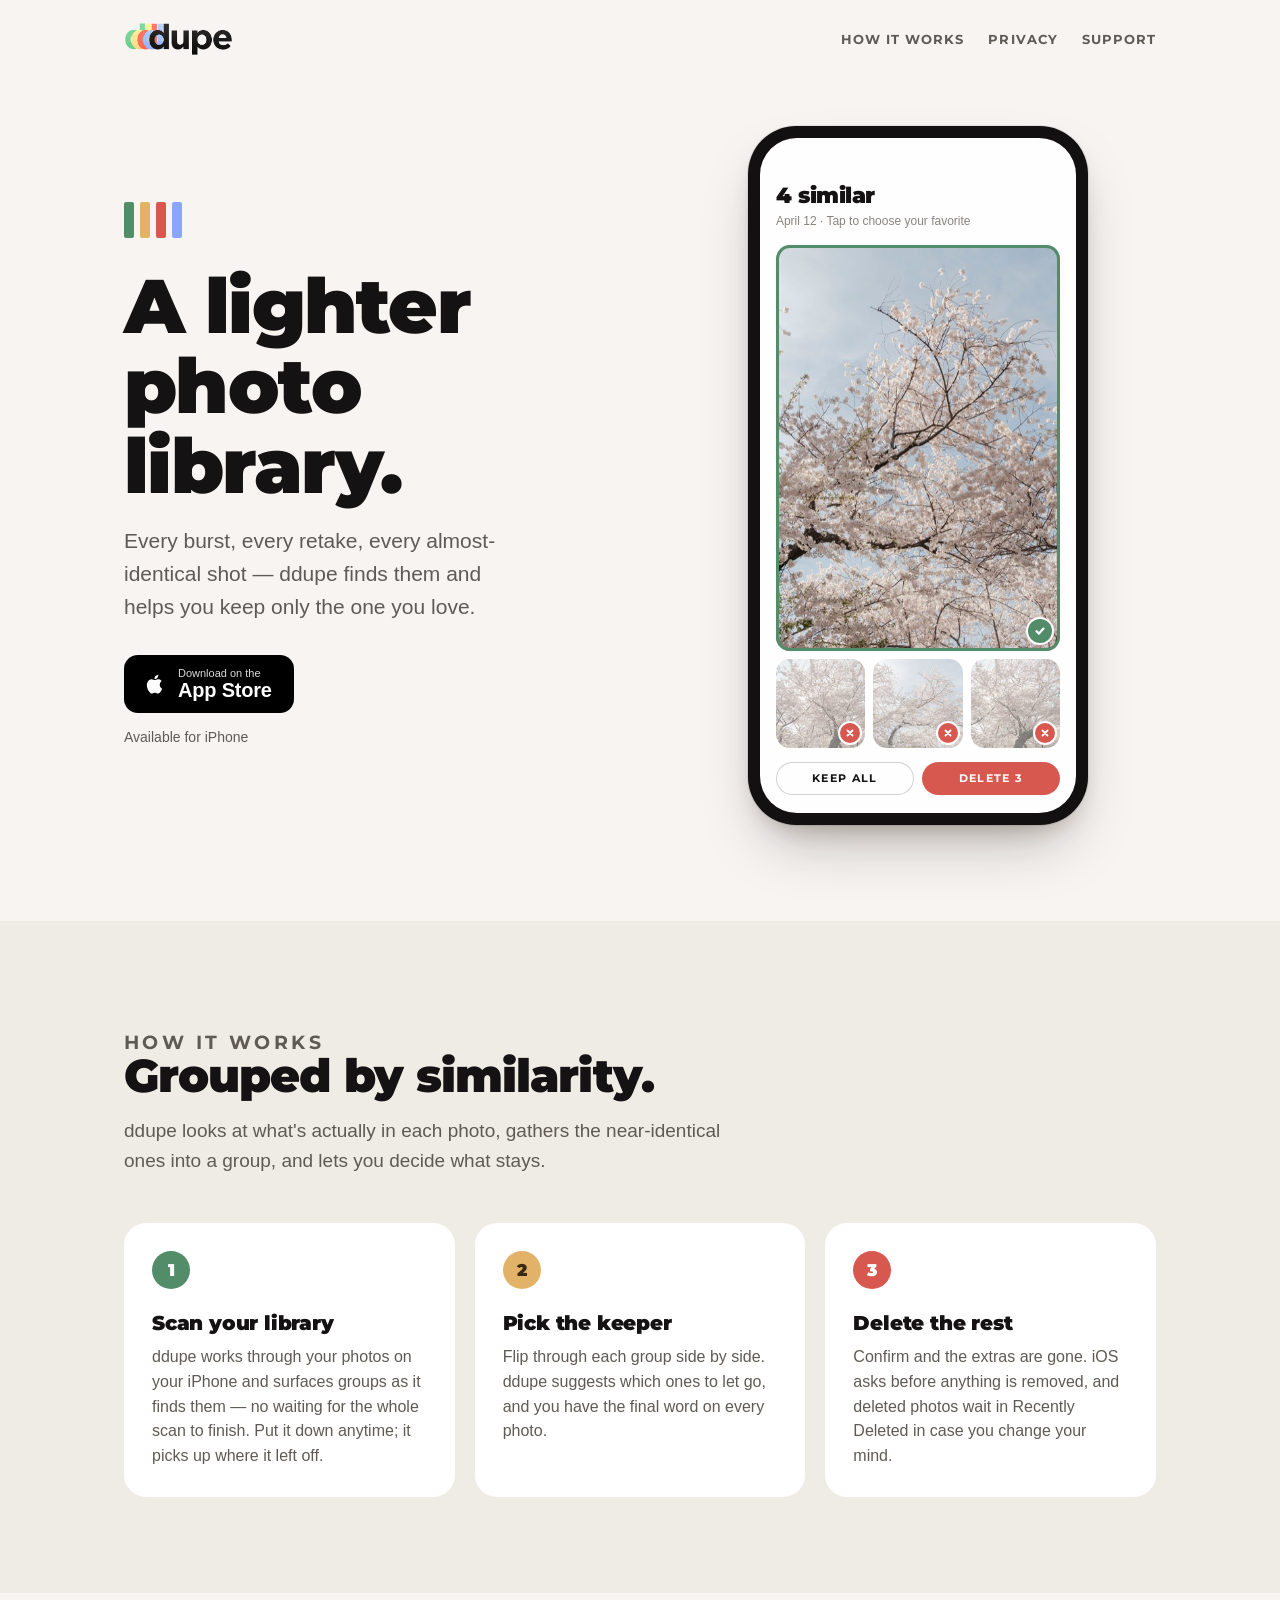
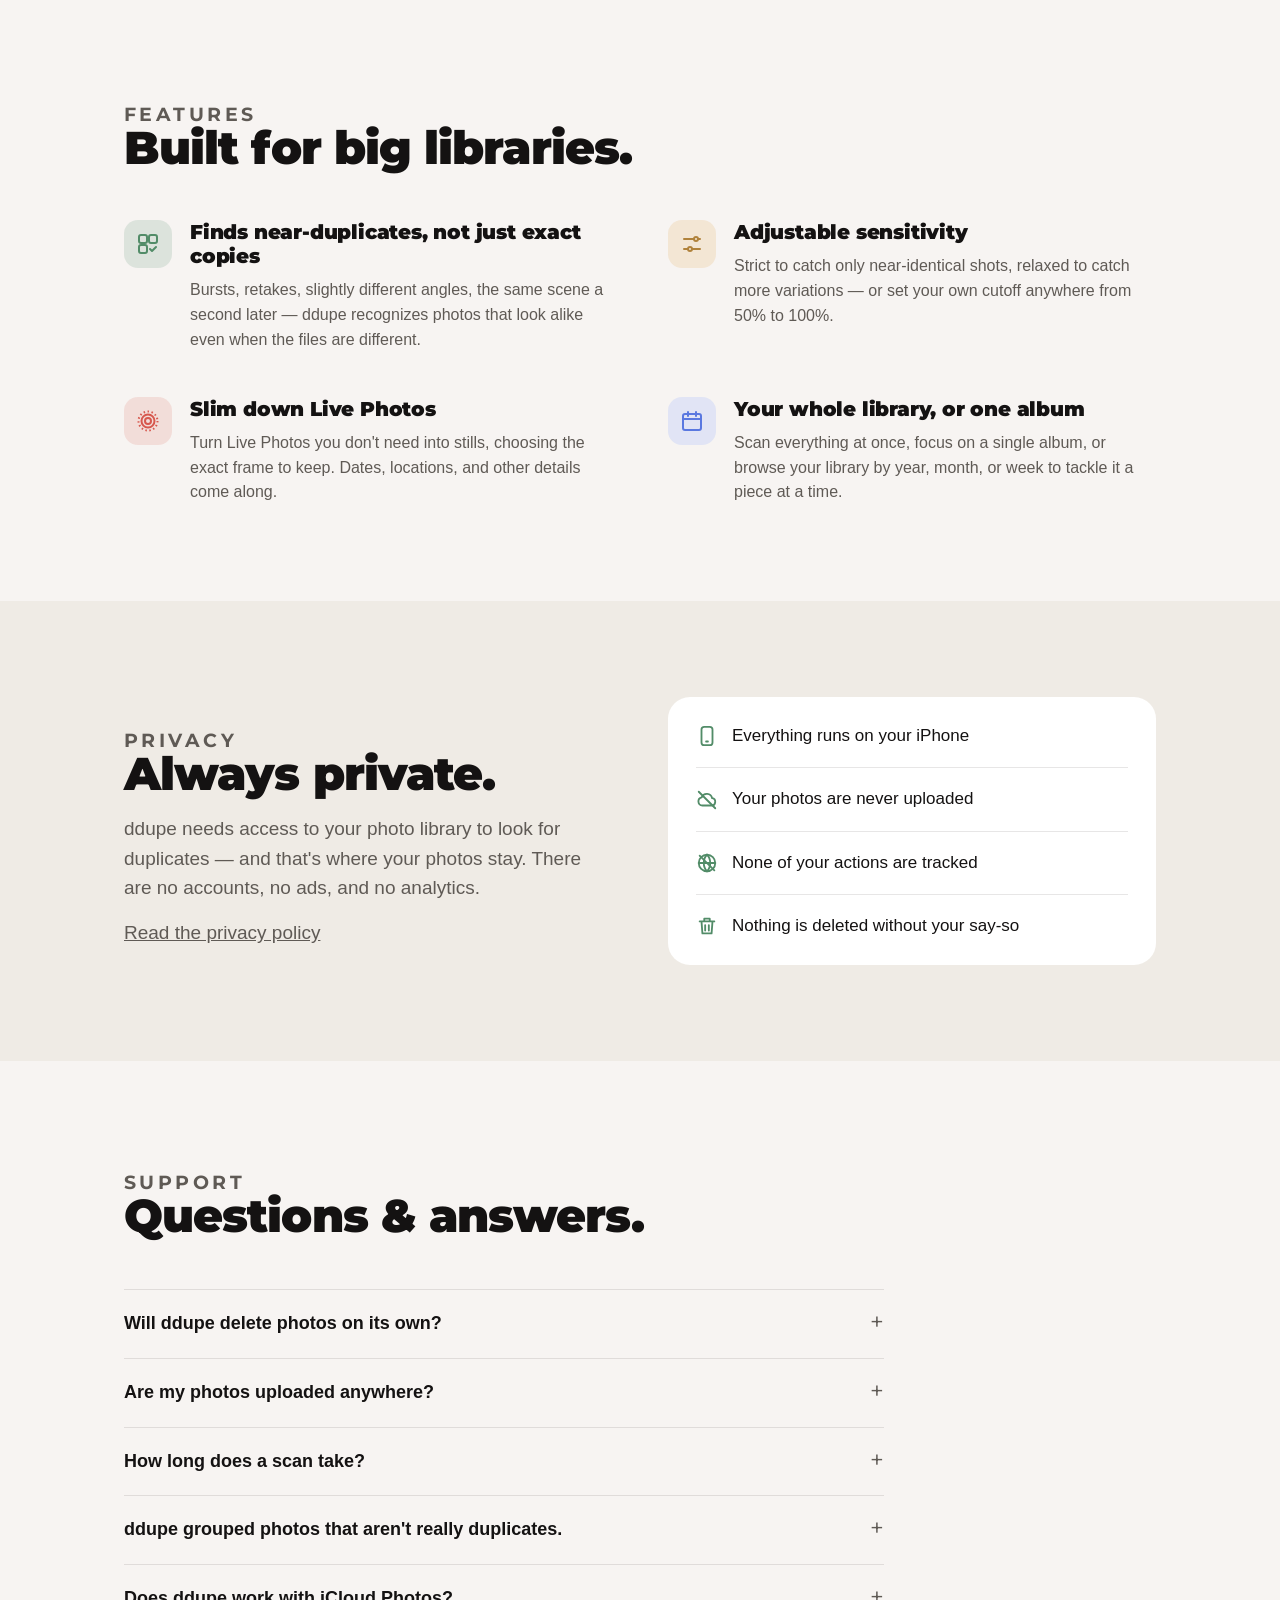
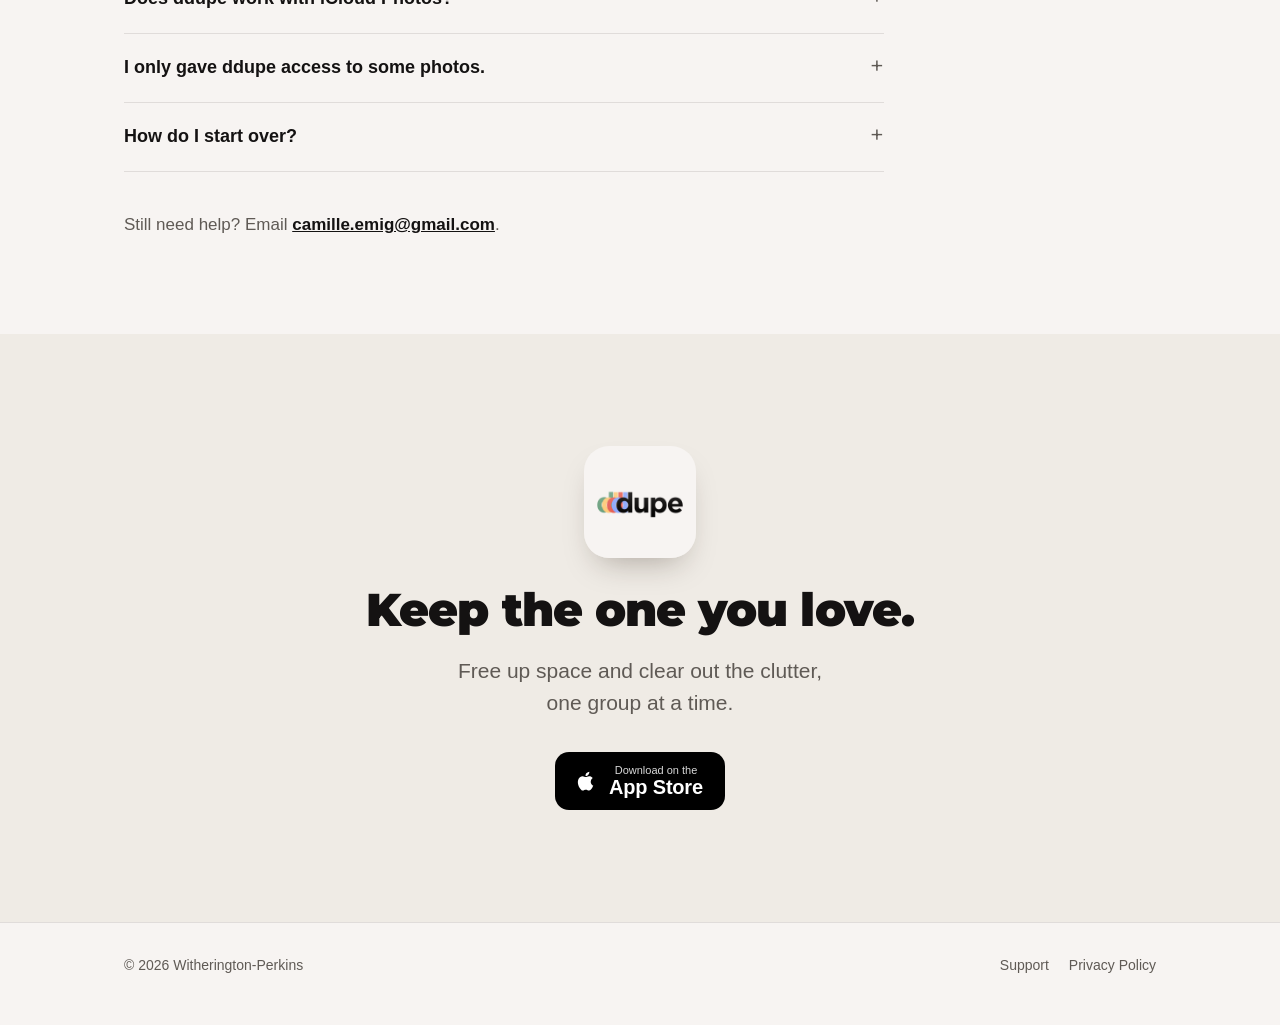
<file: index.html>
<!DOCTYPE html>
<html lang="en">
<head>
  <meta charset="utf-8">
  <meta name="viewport" content="width=device-width, initial-scale=1">
  <title>ddupe — A lighter photo library</title>
  <meta name="description" content="ddupe finds every burst, retake, and almost-identical shot in your photo library and helps you keep only the one you love. Private, on-device, and nothing is deleted without your say-so.">
  <meta name="theme-color" content="#f7f4f2" media="(prefers-color-scheme: light)">
  <meta name="theme-color" content="#181515" media="(prefers-color-scheme: dark)">
  <meta property="og:title" content="ddupe — A lighter photo library">
  <meta property="og:description" content="Find near-duplicate photos and keep only the one you love. Everything runs on your iPhone.">
  <meta property="og:image" content="https://camilleemig.github.io/assets/icon.png">
  <meta property="og:type" content="website">
  <link rel="icon" type="image/png" href="assets/favicon.png">
  <link rel="apple-touch-icon" href="assets/apple-touch-icon.png">
  <link rel="preconnect" href="https://fonts.googleapis.com">
  <link rel="preconnect" href="https://fonts.gstatic.com" crossorigin>
  <link href="https://fonts.googleapis.com/css2?family=Montserrat:wght@700;900&display=swap" rel="stylesheet">
  <link rel="stylesheet" href="style.css">
</head>
<body>
  <header class="site-header">
    <div class="wrap">
      <a href="./" aria-label="ddupe home">
        <img class="wordmark wordmark-light" src="assets/wordmark.png" alt="ddupe">
        <img class="wordmark wordmark-dark" src="assets/wordmark-dark.png" alt="ddupe">
      </a>
      <nav class="site-nav">
        <a class="hide-sm" href="#how">How it works</a>
        <a href="#privacy">Privacy</a>
        <a href="#support">Support</a>
      </nav>
    </div>
  </header>

  <main>
    <section class="hero">
      <div class="wrap">
        <div>
          <div class="stripes" aria-hidden="true"><i></i><i></i><i></i><i></i></div>
          <h1>A lighter photo library.</h1>
          <p class="lede">Every burst, every retake, every almost-identical shot — ddupe finds them and helps you keep only the one you love.</p>
          <a class="store-button" href="https://apps.apple.com/app/id0000000000">
            <svg viewBox="0 0 24 24" fill="currentColor" aria-hidden="true"><path d="M16.37 12.63c-.02-2.2 1.8-3.26 1.88-3.31-1.02-1.5-2.62-1.7-3.19-1.72-1.36-.14-2.65.8-3.34.8-.69 0-1.75-.78-2.88-.76-1.48.02-2.85.86-3.61 2.19-1.54 2.67-.39 6.63 1.11 8.8.73 1.06 1.61 2.25 2.75 2.21 1.1-.04 1.52-.71 2.85-.71 1.33 0 1.71.71 2.88.69 1.19-.02 1.94-1.08 2.66-2.15.84-1.23 1.19-2.42 1.21-2.48-.03-.01-2.32-.89-2.32-3.56ZM14.18 6.16c.61-.74 1.02-1.76.91-2.78-.88.04-1.94.59-2.57 1.32-.56.65-1.06 1.69-.93 2.69.98.08 1.98-.5 2.59-1.23Z"/></svg>
            <span><small>Download on the</small><strong>App Store</strong></span>
          </a>
          <p class="requirements">Available for iPhone</p>
        </div>

        <div class="phone" role="img" aria-label="ddupe showing a group of four similar cherry blossom photos, with one marked to keep and three marked to delete">
          <div class="screen">
            <p class="screen-title">4 similar</p>
            <p class="screen-sub">April 12 · Tap to choose your favorite</p>
            <div class="shot keep">
              <img src="assets/similar-2.jpg" alt="">
              <span class="pip keep"><svg viewBox="0 0 12 12" fill="none" stroke="currentColor" stroke-width="2.2" stroke-linecap="round" stroke-linejoin="round"><path d="M2.5 6.2 5 8.6l4.5-5"/></svg></span>
            </div>
            <div class="thumbs">
              <div class="shot dim">
                <img src="assets/similar-1.jpg" alt="">
                <span class="pip delete"><svg viewBox="0 0 12 12" fill="none" stroke="currentColor" stroke-width="2.2" stroke-linecap="round"><path d="m3 3 6 6M9 3 3 9"/></svg></span>
              </div>
              <div class="shot dim">
                <img src="assets/similar-2.jpg" alt="" style="object-position: 30% 50%">
                <span class="pip delete"><svg viewBox="0 0 12 12" fill="none" stroke="currentColor" stroke-width="2.2" stroke-linecap="round"><path d="m3 3 6 6M9 3 3 9"/></svg></span>
              </div>
              <div class="shot dim">
                <img src="assets/similar-1.jpg" alt="" style="object-position: 70% 50%">
                <span class="pip delete"><svg viewBox="0 0 12 12" fill="none" stroke="currentColor" stroke-width="2.2" stroke-linecap="round"><path d="m3 3 6 6M9 3 3 9"/></svg></span>
              </div>
            </div>
            <div class="screen-bar">
              <span class="ghost">KEEP ALL</span>
              <span class="solid">DELETE 3</span>
            </div>
          </div>
        </div>
      </div>
    </section>

    <section class="band" id="how">
      <div class="wrap">
        <div class="section-head">
          <p class="eyebrow">How it works</p>
          <h2>Grouped by similarity.</h2>
          <p>ddupe looks at what's actually in each photo, gathers the near-identical ones into a group, and lets you decide what stays.</p>
        </div>
        <ol class="steps">
          <li>
            <h3>Scan your library</h3>
            <p>ddupe works through your photos on your iPhone and surfaces groups as it finds them — no waiting for the whole scan to finish. Put it down anytime; it picks up where it left off.</p>
          </li>
          <li>
            <h3>Pick the keeper</h3>
            <p>Flip through each group side by side. ddupe suggests which ones to let go, and you have the final word on every photo.</p>
          </li>
          <li>
            <h3>Delete the rest</h3>
            <p>Confirm and the extras are gone. iOS asks before anything is removed, and deleted photos wait in Recently Deleted in case you change your mind.</p>
          </li>
        </ol>
      </div>
    </section>

    <section>
      <div class="wrap">
        <div class="section-head">
          <p class="eyebrow">Features</p>
          <h2>Built for big libraries.</h2>
        </div>
        <div class="features">
          <div class="feature">
            <span class="feature-icon tint-green"><svg viewBox="0 0 24 24" fill="none" stroke="currentColor" stroke-width="2" stroke-linecap="round" stroke-linejoin="round"><rect x="3" y="3" width="8" height="8" rx="2"/><rect x="13" y="3" width="8" height="8" rx="2"/><rect x="3" y="13" width="8" height="8" rx="2"/><path d="m14 17 2 2 4-4"/></svg></span>
            <div>
              <h3>Finds near-duplicates, not just exact copies</h3>
              <p>Bursts, retakes, slightly different angles, the same scene a second later — ddupe recognizes photos that look alike even when the files are different.</p>
            </div>
          </div>
          <div class="feature">
            <span class="feature-icon tint-yellow"><svg viewBox="0 0 24 24" fill="none" stroke="currentColor" stroke-width="2" stroke-linecap="round"><path d="M4 7h10M18 7h2M4 17h4M12 17h8"/><circle cx="16" cy="7" r="2"/><circle cx="10" cy="17" r="2"/></svg></span>
            <div>
              <h3>Adjustable sensitivity</h3>
              <p>Strict to catch only near-identical shots, relaxed to catch more variations — or set your own cutoff anywhere from 50% to 100%.</p>
            </div>
          </div>
          <div class="feature">
            <span class="feature-icon tint-red"><svg viewBox="0 0 24 24" fill="none" stroke="currentColor" stroke-width="2"><circle cx="12" cy="12" r="3"/><circle cx="12" cy="12" r="6.5"/><circle cx="12" cy="12" r="9.5" stroke-dasharray="1.5 2.5"/></svg></span>
            <div>
              <h3>Slim down Live Photos</h3>
              <p>Turn Live Photos you don't need into stills, choosing the exact frame to keep. Dates, locations, and other details come along.</p>
            </div>
          </div>
          <div class="feature">
            <span class="feature-icon tint-blue"><svg viewBox="0 0 24 24" fill="none" stroke="currentColor" stroke-width="2" stroke-linecap="round" stroke-linejoin="round"><rect x="3" y="5" width="18" height="16" rx="2"/><path d="M3 10h18M8 3v4M16 3v4"/></svg></span>
            <div>
              <h3>Your whole library, or one album</h3>
              <p>Scan everything at once, focus on a single album, or browse your library by year, month, or week to tackle it a piece at a time.</p>
            </div>
          </div>
        </div>
      </div>
    </section>

    <section class="band privacy" id="privacy">
      <div class="wrap">
        <div class="section-head" style="margin-bottom: 0">
          <p class="eyebrow">Privacy</p>
          <h2>Always private.</h2>
          <p>ddupe needs access to your photo library to look for duplicates — and that's where your photos stay. There are no accounts, no ads, and no analytics.</p>
          <p><a href="privacy.html">Read the privacy policy</a></p>
        </div>
        <ul class="promises">
          <li><svg viewBox="0 0 24 24" fill="none" stroke="currentColor" stroke-width="2" stroke-linecap="round"><rect x="6" y="2" width="12" height="20" rx="3"/><path d="M11 18h2"/></svg>Everything runs on your iPhone</li>
          <li><svg viewBox="0 0 24 24" fill="none" stroke="currentColor" stroke-width="2" stroke-linecap="round" stroke-linejoin="round"><path d="M7 18h10a4 4 0 0 0 .6-7.95A6 6 0 0 0 6.2 9.1 4.5 4.5 0 0 0 7 18Z"/><path d="m3 3 18 18"/></svg>Your photos are never uploaded</li>
          <li><svg viewBox="0 0 24 24" fill="none" stroke="currentColor" stroke-width="2" stroke-linecap="round"><circle cx="12" cy="12" r="9"/><path d="M3 12h18M12 3c2.5 2.5 3.5 5.5 3.5 9s-1 6.5-3.5 9c-2.5-2.5-3.5-5.5-3.5-9S9.5 5.5 12 3Z"/><path d="m4 4 16 16"/></svg>None of your actions are tracked</li>
          <li><svg viewBox="0 0 24 24" fill="none" stroke="currentColor" stroke-width="2" stroke-linecap="round" stroke-linejoin="round"><path d="M4 7h16M10 11v6M14 11v6M6 7l1 13h10l1-13M9 7V4h6v3"/></svg>Nothing is deleted without your say-so</li>
        </ul>
      </div>
    </section>

    <section id="support">
      <div class="wrap">
        <div class="section-head">
          <p class="eyebrow">Support</p>
          <h2>Questions &amp; answers.</h2>
        </div>
        <div class="faq">
          <details>
            <summary>Will ddupe delete photos on its own?</summary>
            <p>No. ddupe only suggests what to remove. Nothing is deleted until you confirm, iOS asks for permission before every deletion, and deleted photos go to Recently Deleted in the Photos app, where you can recover them for up to 30 days.</p>
          </details>
          <details>
            <summary>Are my photos uploaded anywhere?</summary>
            <p>Never. All analysis happens on your iPhone. ddupe doesn't connect to any server and doesn't collect any data about you or your library.</p>
          </details>
          <details>
            <summary>How long does a scan take?</summary>
            <p>It depends on the size of your library and your iPhone. Groups start appearing right away, so you can begin reviewing while the scan continues. If you leave the app, the scan resumes where it stopped next time.</p>
          </details>
          <details>
            <summary>ddupe grouped photos that aren't really duplicates.</summary>
            <p>Open Settings in ddupe and choose a stricter scan sensitivity. Stricter levels only group photos that are near-identical; relaxed levels catch more variations with more false matches. You can also hide a group so it doesn't come back.</p>
          </details>
          <details>
            <summary>Does ddupe work with iCloud Photos?</summary>
            <p>Yes. ddupe works with the library in the Photos app, including photos stored in iCloud. Photos you delete are removed from all your devices that use iCloud Photos, just like deleting in the Photos app.</p>
          </details>
          <details>
            <summary>I only gave ddupe access to some photos.</summary>
            <p>ddupe can only see the photos you've shared with it. To let it scan your whole library, go to Settings › Privacy &amp; Security › Photos › ddupe and choose Full Access.</p>
          </details>
          <details>
            <summary>How do I start over?</summary>
            <p>In ddupe's Settings, tap Clear Cache. This discards saved scan results so the next scan starts fresh. Your photos are not affected.</p>
          </details>
        </div>
        <p class="support-contact">Still need help? Email <a href="mailto:camille.emig@gmail.com?subject=ddupe%20support">camille.emig@gmail.com</a>.</p>
      </div>
    </section>

    <section class="band cta">
      <div class="wrap">
        <img class="app-icon" src="assets/icon.png" alt="ddupe app icon">
        <h2>Keep the one you love.</h2>
        <p class="lede">Free up space and clear out the clutter, one group at a time.</p>
        <a class="store-button" href="https://apps.apple.com/app/id0000000000">
          <svg viewBox="0 0 24 24" fill="currentColor" aria-hidden="true"><path d="M16.37 12.63c-.02-2.2 1.8-3.26 1.88-3.31-1.02-1.5-2.62-1.7-3.19-1.72-1.36-.14-2.65.8-3.34.8-.69 0-1.75-.78-2.88-.76-1.48.02-2.85.86-3.61 2.19-1.54 2.67-.39 6.63 1.11 8.8.73 1.06 1.61 2.25 2.75 2.21 1.1-.04 1.52-.71 2.85-.71 1.33 0 1.71.71 2.88.69 1.19-.02 1.94-1.08 2.66-2.15.84-1.23 1.19-2.42 1.21-2.48-.03-.01-2.32-.89-2.32-3.56ZM14.18 6.16c.61-.74 1.02-1.76.91-2.78-.88.04-1.94.59-2.57 1.32-.56.65-1.06 1.69-.93 2.69.98.08 1.98-.5 2.59-1.23Z"/></svg>
          <span><small>Download on the</small><strong>App Store</strong></span>
        </a>
      </div>
    </section>
  </main>

  <footer class="site-footer">
    <div class="wrap">
      <span>© 2026 Witherington-Perkins</span>
      <nav>
        <a href="#support">Support</a>
        <a href="privacy.html">Privacy Policy</a>
      </nav>
    </div>
  </footer>
</body>
</html>
</file>
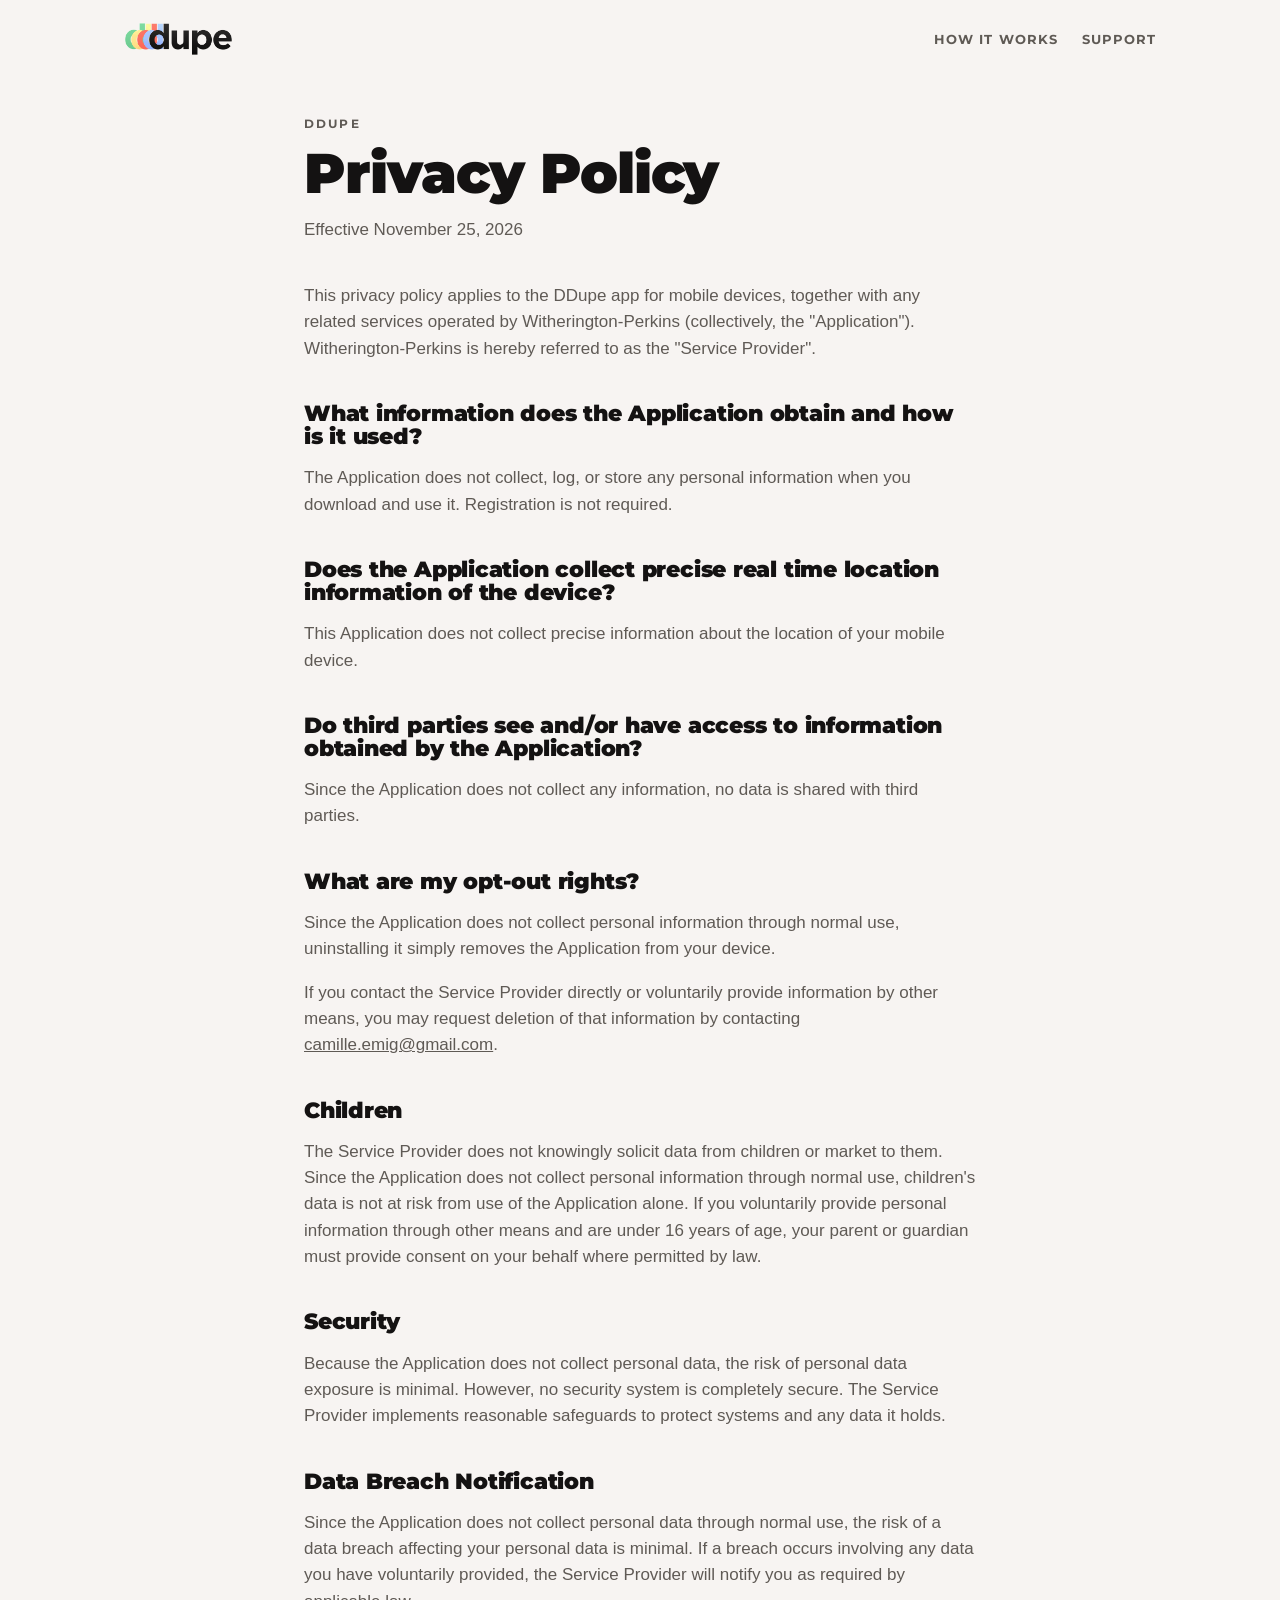
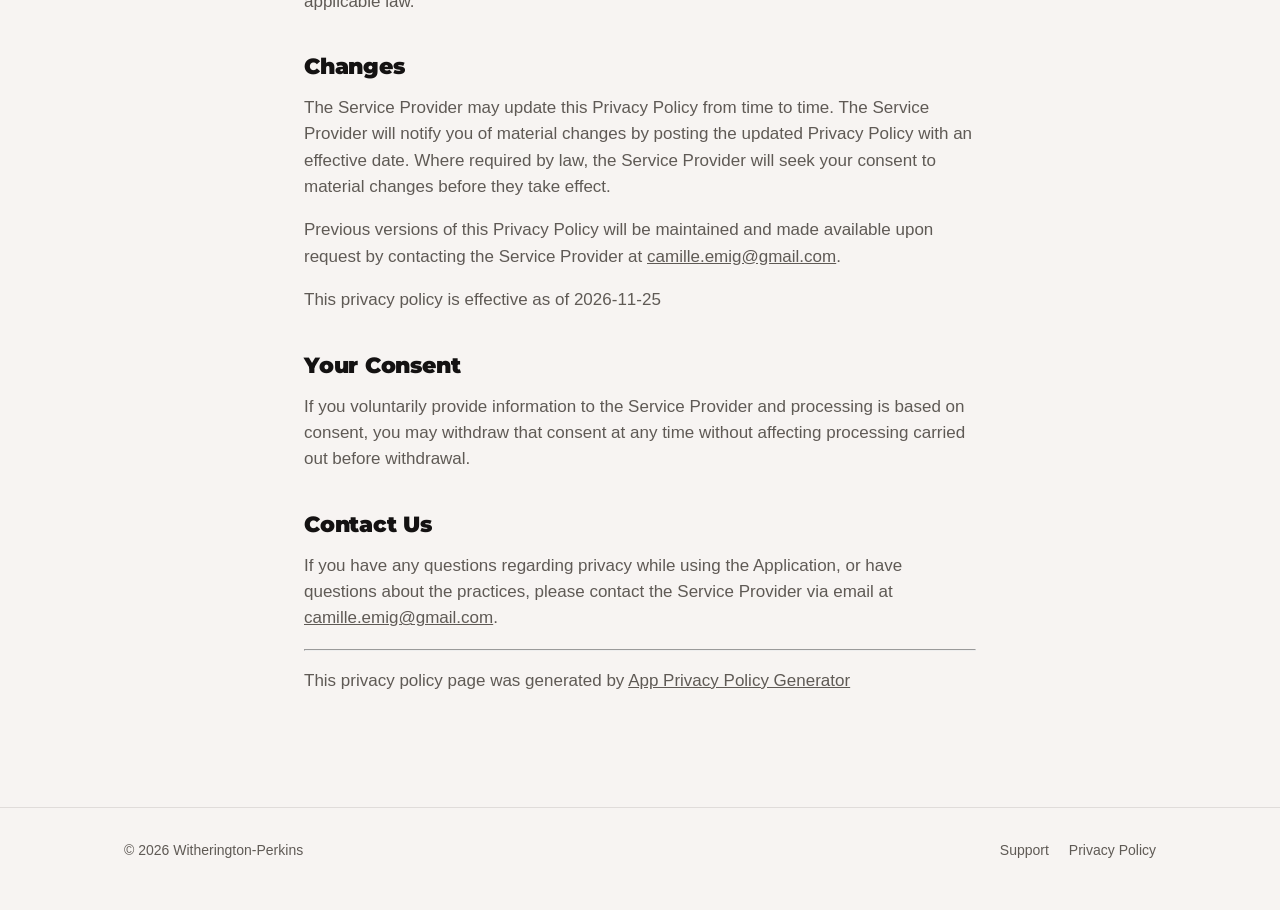
<file: privacy.html>
<!DOCTYPE html>
<html lang="en">
<head>
  <meta charset="utf-8">
  <meta name="viewport" content="width=device-width, initial-scale=1">
  <title>Privacy Policy — ddupe</title>
  <meta name="description" content="ddupe's privacy policy. ddupe runs entirely on your device and does not collect any data.">
  <meta name="theme-color" content="#f7f4f2" media="(prefers-color-scheme: light)">
  <meta name="theme-color" content="#181515" media="(prefers-color-scheme: dark)">
  <link rel="icon" type="image/png" href="assets/favicon.png">
  <link rel="apple-touch-icon" href="assets/apple-touch-icon.png">
  <link rel="preconnect" href="https://fonts.googleapis.com">
  <link rel="preconnect" href="https://fonts.gstatic.com" crossorigin>
  <link href="https://fonts.googleapis.com/css2?family=Montserrat:wght@700;900&display=swap" rel="stylesheet">
  <link rel="stylesheet" href="style.css">
</head>
<body>
  <header class="site-header">
    <div class="wrap">
      <a href="./" aria-label="ddupe home">
        <img class="wordmark wordmark-light" src="assets/wordmark.png" alt="ddupe">
        <img class="wordmark wordmark-dark" src="assets/wordmark-dark.png" alt="ddupe">
      </a>
      <nav class="site-nav">
        <a class="hide-sm" href="./#how">How it works</a>
        <a href="./#support">Support</a>
      </nav>
    </div>
  </header>

  <main class="legal">
    <div class="wrap">
      <p class="eyebrow">ddupe</p>
      <h1>Privacy Policy</h1>
      <p class="updated">Effective November 25, 2026</p>

      <p>This privacy policy applies to the DDupe app for mobile devices, together with any related services operated by Witherington-Perkins (collectively, the "Application"). Witherington-Perkins is hereby referred to as the "Service Provider".</p>

      <h2>What information does the Application obtain and how is it used?</h2>
      <p>The Application does not collect, log, or store any personal information when you download and use it. Registration is not required.</p>

      <h2>Does the Application collect precise real time location information of the device?</h2>
      <p>This Application does not collect precise information about the location of your mobile device.</p>

      <h2>Do third parties see and/or have access to information obtained by the Application?</h2>
      <p>Since the Application does not collect any information, no data is shared with third parties.</p>

      <h2>What are my opt-out rights?</h2>
      <p>Since the Application does not collect personal information through normal use, uninstalling it simply removes the Application from your device.</p>
      <p>If you contact the Service Provider directly or voluntarily provide information by other means, you may request deletion of that information by contacting <a href="mailto:camille.emig@gmail.com?subject=ddupe%20privacy">camille.emig@gmail.com</a>.</p>

      <h2>Children</h2>
      <p>The Service Provider does not knowingly solicit data from children or market to them. Since the Application does not collect personal information through normal use, children's data is not at risk from use of the Application alone. If you voluntarily provide personal information through other means and are under 16 years of age, your parent or guardian must provide consent on your behalf where permitted by law.</p>

      <h2>Security</h2>
      <p>Because the Application does not collect personal data, the risk of personal data exposure is minimal. However, no security system is completely secure. The Service Provider implements reasonable safeguards to protect systems and any data it holds.</p>

      <h2>Data Breach Notification</h2>
      <p>Since the Application does not collect personal data through normal use, the risk of a data breach affecting your personal data is minimal. If a breach occurs involving any data you have voluntarily provided, the Service Provider will notify you as required by applicable law.</p>

      <h2>Changes</h2>
      <p>The Service Provider may update this Privacy Policy from time to time. The Service Provider will notify you of material changes by posting the updated Privacy Policy with an effective date. Where required by law, the Service Provider will seek your consent to material changes before they take effect.</p>
      <p>Previous versions of this Privacy Policy will be maintained and made available upon request by contacting the Service Provider at <a href="mailto:camille.emig@gmail.com?subject=ddupe%20privacy">camille.emig@gmail.com</a>.</p>
      <p>This privacy policy is effective as of 2026-11-25</p>

      <h2>Your Consent</h2>
      <p>If you voluntarily provide information to the Service Provider and processing is based on consent, you may withdraw that consent at any time without affecting processing carried out before withdrawal.</p>

      <h2>Contact Us</h2>
      <p>If you have any questions regarding privacy while using the Application, or have questions about the practices, please contact the Service Provider via email at <a href="mailto:camille.emig@gmail.com?subject=ddupe%20privacy">camille.emig@gmail.com</a>.</p>

      <hr>
      <p>This privacy policy page was generated by <a href="https://app-privacy-policy-generator.nisrulz.com/" target="_blank" rel="noopener noreferrer">App Privacy Policy Generator</a></p>
    </div>
  </main>

  <footer class="site-footer">
    <div class="wrap">
      <span>© 2026 Witherington-Perkins</span>
      <nav>
        <a href="./#support">Support</a>
        <a href="privacy.html">Privacy Policy</a>
      </nav>
    </div>
  </footer>
</body>
</html>
</file>
<file: style.css>
:root {
  --bg: #f7f4f2;
  --surface: #efebe5;
  --card: #ffffff;
  --text: #141212;
  --muted: #5f5a55;
  --line: rgba(20, 18, 18, 0.1);
  --green: #528c68;
  --yellow: #e2b269;
  --red: #d7584e;
  --blue: #89a5ff;
  --display: "Montserrat", -apple-system, BlinkMacSystemFont, "Helvetica Neue", sans-serif;
  --body: -apple-system, BlinkMacSystemFont, "SF Pro Text", "Inter", "Helvetica Neue", sans-serif;
  --wrap: 1080px;
  color-scheme: light dark;
}

@media (prefers-color-scheme: dark) {
  :root {
    --bg: #181515;
    --surface: #211d1d;
    --card: #2a2525;
    --text: #f4f0ec;
    --muted: #a8a19b;
    --line: rgba(244, 240, 236, 0.12);
  }
}

* { box-sizing: border-box; }

html { -webkit-text-size-adjust: 100%; scroll-behavior: smooth; }

body {
  margin: 0;
  background: var(--bg);
  color: var(--text);
  font: 17px/1.55 var(--body);
  -webkit-font-smoothing: antialiased;
}

a { color: inherit; }

img { display: block; max-width: 100%; }

.wrap {
  max-width: var(--wrap);
  margin: 0 auto;
  padding: 0 24px;
}

.eyebrow {
  font: 700 12px/1 var(--display);
  letter-spacing: 0.18em;
  text-transform: uppercase;
  color: var(--muted);
  margin: 0 0 14px;
}

h1, h2, h3 {
  font-family: var(--display);
  font-weight: 900;
  letter-spacing: -0.02em;
  line-height: 1.05;
  margin: 0;
}

h1 { font-size: clamp(44px, 7vw, 76px); }
h2 { font-size: clamp(32px, 4.5vw, 46px); }
h3 { font-size: 20px; letter-spacing: -0.01em; line-height: 1.2; }

.lede {
  font-size: clamp(18px, 2vw, 21px);
  color: var(--muted);
  max-width: 34ch;
  margin: 20px 0 0;
}

/* Header */

.site-header {
  padding: 22px 0;
}

.site-header .wrap {
  display: flex;
  align-items: center;
  justify-content: space-between;
  gap: 16px;
}

.wordmark { height: 34px; width: auto; }
.wordmark-dark { display: none; }

@media (prefers-color-scheme: dark) {
  .wordmark-light { display: none; }
  .wordmark-dark { display: block; }
}

.site-nav {
  display: flex;
  gap: 24px;
  font: 700 13px/1 var(--display);
  letter-spacing: 0.08em;
  text-transform: uppercase;
}

.site-nav a { text-decoration: none; color: var(--muted); }
.site-nav a:hover { color: var(--text); }

/* App Store button */

.store-button {
  display: inline-flex;
  align-items: center;
  gap: 10px;
  margin-top: 32px;
  padding: 12px 22px 12px 18px;
  border-radius: 14px;
  background: #000;
  color: #fff;
  text-decoration: none;
  transition: transform 0.15s ease;
}

.store-button:hover { transform: translateY(-1px); }

.store-button svg { width: 26px; height: 26px; flex: none; }

.store-button span { display: flex; flex-direction: column; line-height: 1.1; }
.store-button small { font-size: 11px; opacity: 0.85; }
.store-button strong { font-size: 20px; font-weight: 600; letter-spacing: -0.01em; }

@media (prefers-color-scheme: dark) {
  .store-button { background: #fff; color: #000; }
}

.requirements {
  margin: 14px 0 0;
  font-size: 14px;
  color: var(--muted);
}

/* Hero */

.hero {
  padding: 48px 0 96px;
}

.hero .wrap {
  display: grid;
  grid-template-columns: 1.05fr 1fr;
  align-items: center;
  gap: 56px;
}

.stripes {
  display: flex;
  gap: 6px;
  margin-bottom: 28px;
}

.stripes i {
  display: block;
  width: 10px;
  height: 36px;
  border-radius: 2px;
}

.stripes i:nth-child(1) { background: var(--green); }
.stripes i:nth-child(2) { background: var(--yellow); }
.stripes i:nth-child(3) { background: var(--red); }
.stripes i:nth-child(4) { background: var(--blue); }

/* Phone mock */

.phone {
  justify-self: center;
  width: min(100%, 340px);
  aspect-ratio: 9 / 18.5;
  border-radius: 48px;
  padding: 12px;
  background: #121010;
  box-shadow:
    0 0 0 1px rgba(0, 0, 0, 0.08),
    0 30px 60px -20px rgba(40, 25, 15, 0.35),
    0 12px 24px -12px rgba(40, 25, 15, 0.25);
}

.screen {
  height: 100%;
  border-radius: 37px;
  overflow: hidden;
  background: #fefeff;
  color: #141212;
  display: flex;
  flex-direction: column;
  padding: 46px 16px 18px;
}

@media (prefers-color-scheme: dark) {
  .screen { background: #181515; color: #f4f0ec; }
  .phone { background: #000; box-shadow: 0 0 0 1px rgba(255, 255, 255, 0.12), 0 30px 60px -20px rgba(0, 0, 0, 0.6); }
}

.screen-title {
  font: 900 22px/1.1 var(--display);
  letter-spacing: -0.02em;
  margin: 0 0 4px;
}

.screen-sub {
  font-size: 12px;
  color: #8a837d;
  margin: 0 0 14px;
}

.shot {
  position: relative;
  border-radius: 14px;
  overflow: hidden;
  flex: 1;
  min-height: 0;
}

.shot img {
  width: 100%;
  height: 100%;
  object-fit: cover;
}

.shot.keep { outline: 3px solid var(--green); outline-offset: -3px; }

.pip {
  position: absolute;
  right: 8px;
  bottom: 8px;
  width: 24px;
  height: 24px;
  border-radius: 50%;
  display: grid;
  place-items: center;
  color: #fff;
  box-shadow: 0 0 0 2px #fefeff;
}

.pip svg { width: 12px; height: 12px; }
.pip.keep { background: var(--green); }
.pip.delete { background: var(--red); }

.thumbs {
  display: grid;
  grid-template-columns: repeat(3, 1fr);
  gap: 8px;
  margin-top: 8px;
}

.thumbs .shot { aspect-ratio: 1; flex: none; }
.thumbs .shot.dim img { opacity: 0.55; }
.thumbs .pip { width: 20px; height: 20px; right: 5px; bottom: 5px; }
.thumbs .pip svg { width: 10px; height: 10px; }

.screen-bar {
  display: flex;
  gap: 8px;
  margin-top: 14px;
}

.screen-bar span {
  flex: 1;
  text-align: center;
  padding: 11px 0;
  border-radius: 999px;
  font: 700 11px/1 var(--display);
  letter-spacing: 0.12em;
}

.screen-bar .ghost { box-shadow: inset 0 0 0 1px rgba(128, 120, 112, 0.35); }
.screen-bar .solid { background: var(--red); color: #fff; }

/* Sections */

section { padding: 96px 0; }

.section-head { max-width: 640px; margin-bottom: 48px; }
.section-head p { color: var(--muted); margin: 16px 0 0; font-size: 19px; }

.band { background: var(--surface); }

.steps {
  list-style: none;
  padding: 0;
  margin: 0;
  display: grid;
  grid-template-columns: repeat(3, 1fr);
  gap: 20px;
  counter-reset: step;
}

.steps li {
  background: var(--card);
  border-radius: 22px;
  padding: 28px;
  counter-increment: step;
}

.steps li::before {
  content: counter(step);
  display: grid;
  place-items: center;
  width: 38px;
  height: 38px;
  border-radius: 50%;
  margin-bottom: 22px;
  font: 900 17px/1 var(--display);
  color: #fff;
}

.steps li:nth-child(1)::before { background: var(--green); }
.steps li:nth-child(2)::before { background: var(--yellow); color: #3a2a10; }
.steps li:nth-child(3)::before { background: var(--red); }

.steps p, .features p { color: var(--muted); margin: 10px 0 0; font-size: 16px; }

.features {
  display: grid;
  grid-template-columns: repeat(2, 1fr);
  gap: 44px 56px;
}

.feature {
  display: grid;
  grid-template-columns: 48px 1fr;
  gap: 18px;
  align-items: start;
}

.feature-icon {
  width: 48px;
  height: 48px;
  border-radius: 14px;
  display: grid;
  place-items: center;
}

.feature-icon svg { width: 24px; height: 24px; }

.tint-green { background: color-mix(in srgb, var(--green) 16%, transparent); color: var(--green); }
.tint-yellow { background: color-mix(in srgb, var(--yellow) 22%, transparent); color: #b0823b; }
.tint-red { background: color-mix(in srgb, var(--red) 15%, transparent); color: var(--red); }
.tint-blue { background: color-mix(in srgb, var(--blue) 20%, transparent); color: #5a78e0; }

@media (prefers-color-scheme: dark) {
  .tint-yellow { color: var(--yellow); }
  .tint-blue { color: var(--blue); }
}

/* Privacy */

.privacy .wrap {
  display: grid;
  grid-template-columns: 1fr 1fr;
  gap: 56px;
  align-items: center;
}

.promises {
  list-style: none;
  margin: 0;
  padding: 8px 28px;
  background: var(--card);
  border-radius: 22px;
}

.promises li {
  display: flex;
  align-items: center;
  gap: 14px;
  padding: 18px 0;
  font-weight: 500;
}

.promises li + li { border-top: 1px solid var(--line); }

.promises svg { width: 22px; height: 22px; color: var(--green); flex: none; }

/* FAQ */

.faq { max-width: 760px; }

.faq details {
  border-top: 1px solid var(--line);
  padding: 20px 0;
}

.faq details:last-of-type { border-bottom: 1px solid var(--line); }

.faq summary {
  cursor: pointer;
  list-style: none;
  display: flex;
  justify-content: space-between;
  gap: 16px;
  font-weight: 600;
  font-size: 18px;
}

.faq summary::-webkit-details-marker { display: none; }

.faq summary::after {
  content: "+";
  font: 400 24px/1 var(--display);
  color: var(--muted);
  transition: transform 0.2s ease;
}

.faq details[open] summary::after { transform: rotate(45deg); }

.faq details p { color: var(--muted); margin: 12px 0 0; }

.support-contact { margin: 40px 0 0; color: var(--muted); }
.support-contact a { color: var(--text); font-weight: 600; }

/* CTA */

.cta {
  text-align: center;
  padding: 112px 0;
}

.cta img.app-icon {
  width: 112px;
  height: 112px;
  border-radius: 25px;
  margin: 0 auto 28px;
  box-shadow: 0 16px 32px -14px rgba(40, 25, 15, 0.35);
}

.cta .lede { margin-left: auto; margin-right: auto; }

/* Footer */

.site-footer {
  padding: 32px 0 48px;
  border-top: 1px solid var(--line);
  font-size: 14px;
  color: var(--muted);
}

.site-footer .wrap {
  display: flex;
  justify-content: space-between;
  flex-wrap: wrap;
  gap: 12px;
}

.site-footer nav { display: flex; gap: 20px; }
.site-footer a { text-decoration: none; }
.site-footer a:hover { color: var(--text); }

/* Legal page */

.legal { padding: 40px 0 96px; }
.legal .wrap { max-width: 720px; }
.legal h1 { font-size: clamp(38px, 6vw, 56px); }
.legal .updated { color: var(--muted); margin: 14px 0 40px; }
.legal h2 { font-size: 22px; letter-spacing: -0.01em; margin: 40px 0 10px; }
.legal p, .legal li { color: var(--muted); }
.legal li + li { margin-top: 6px; }
.legal strong { color: var(--text); }

/* Responsive */

@media (max-width: 860px) {
  .hero { padding: 24px 0 72px; }
  .hero .wrap, .privacy .wrap { grid-template-columns: 1fr; gap: 56px; }
  .steps { grid-template-columns: 1fr; }
  .features { grid-template-columns: 1fr; gap: 32px; }
  section { padding: 72px 0; }
}

@media (max-width: 520px) {
  .wrap { padding: 0 16px; }
  .site-nav { gap: 16px; font-size: 12px; }
  .site-nav .hide-sm { display: none; }
  .wordmark { height: 28px; }
  .phone { width: min(100%, 300px); }
}
</file>
